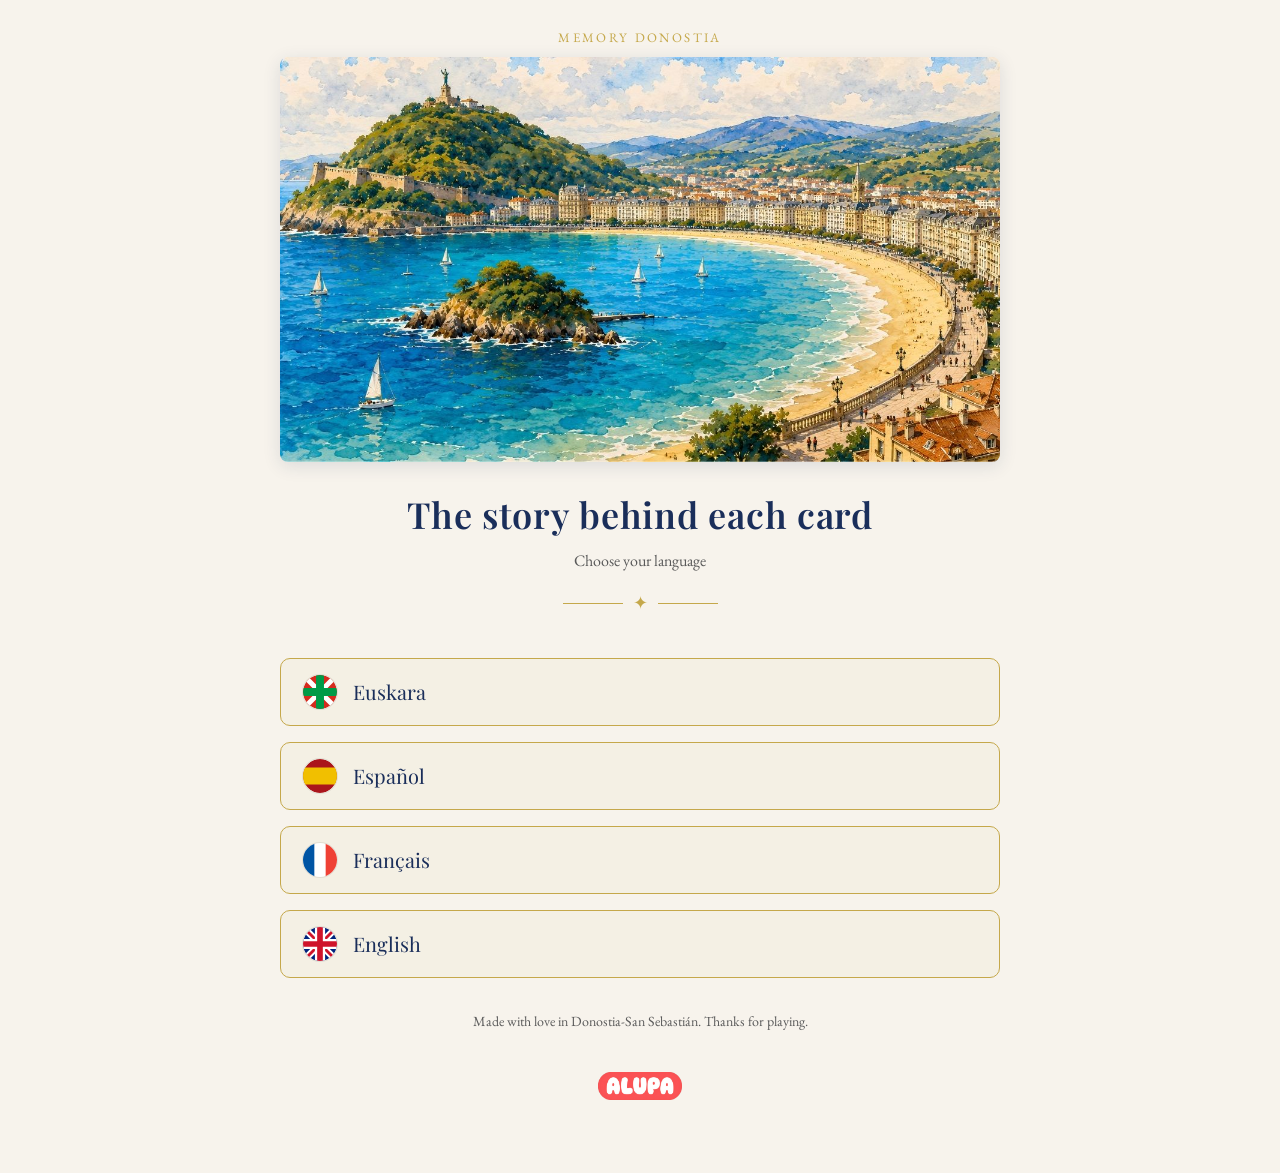
<file: index.html>
<!DOCTYPE html>
<html lang="en">
<head>
<meta charset="UTF-8">
<meta name="viewport" content="width=device-width, initial-scale=1">
<title>Memory Donostia — ALUPA</title>
<link rel="preconnect" href="https://fonts.googleapis.com">
<link href="https://fonts.googleapis.com/css2?family=Playfair+Display:wght@500;600;700&family=EB+Garamond:ital,wght@0,400;0,500;1,400&display=swap" rel="stylesheet">
<link rel="stylesheet" href="assets/css/style.css">
</head>
<body>
<div class="frame">
  <div class="brand">Memory Donostia</div>
  <img class="hero-img" src="assets/img/hero/concha-bay.jpg" alt="La Concha Bay, San Sebastián">
  <h1 class="intro-title">The story behind each card</h1>
  <p class="intro-sub">Choose your language</p>

  <div class="divider">✦</div>

  <nav class="lang-select">
    <a class="lang-btn" href="eu/index.html">
      <img class="flag" src="assets/img/flags/eu.svg" alt="Euskara">
      Euskara
    </a>
    <a class="lang-btn" href="es/index.html">
      <img class="flag" src="assets/img/flags/es.svg" alt="Español">
      Español
    </a>
    <a class="lang-btn" href="fr/index.html">
      <img class="flag" src="assets/img/flags/fr.svg" alt="Français">
      Français
    </a>
    <a class="lang-btn" href="en/index.html">
      <img class="flag" src="assets/img/flags/en.svg" alt="English">
      English
    </a>
  </nav>

  <p style="text-align:center; font-size:14px; color:#5a5a5a; margin:32px 0 0;">Made with love in Donostia-San Sebastián. Thanks for playing.</p>

  <footer><img src="assets/img/brand/logo-alupa.png" alt="ALUPA"></footer>
</div>
</body>
</html>
</file>
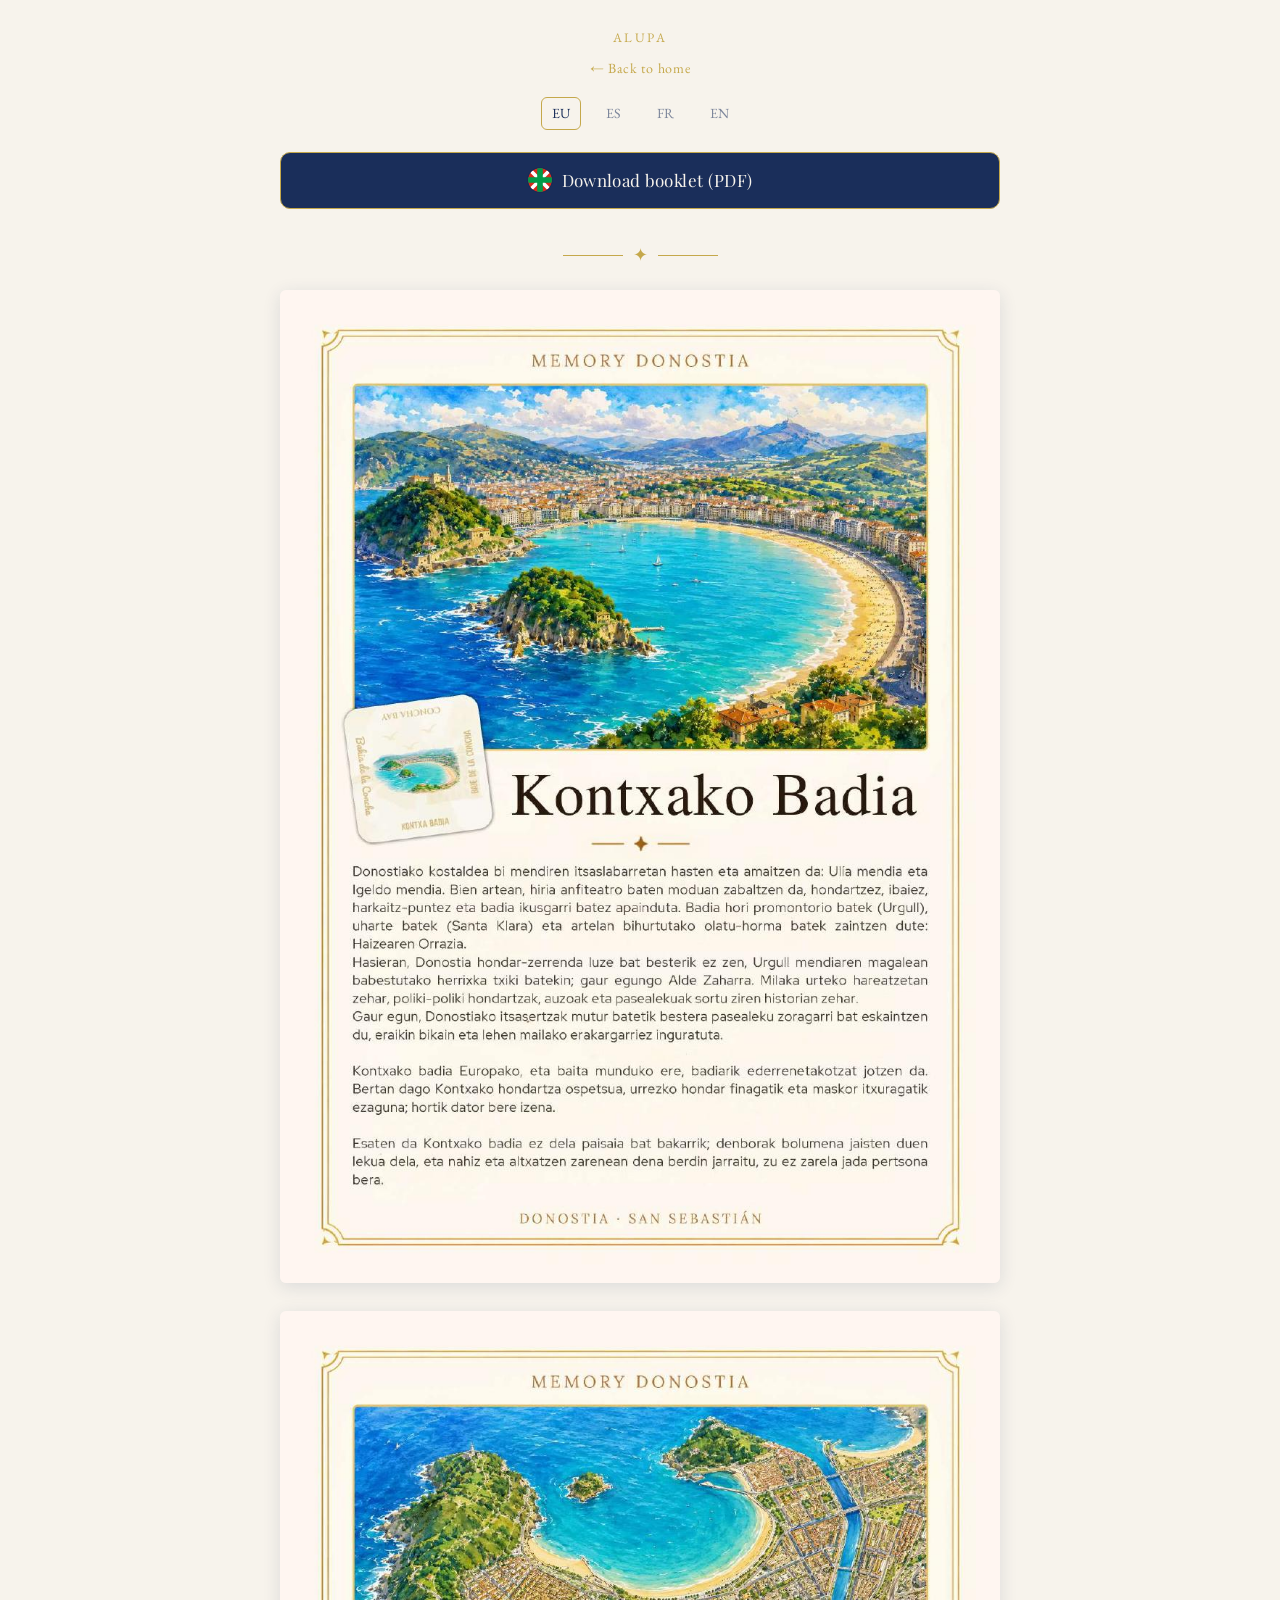
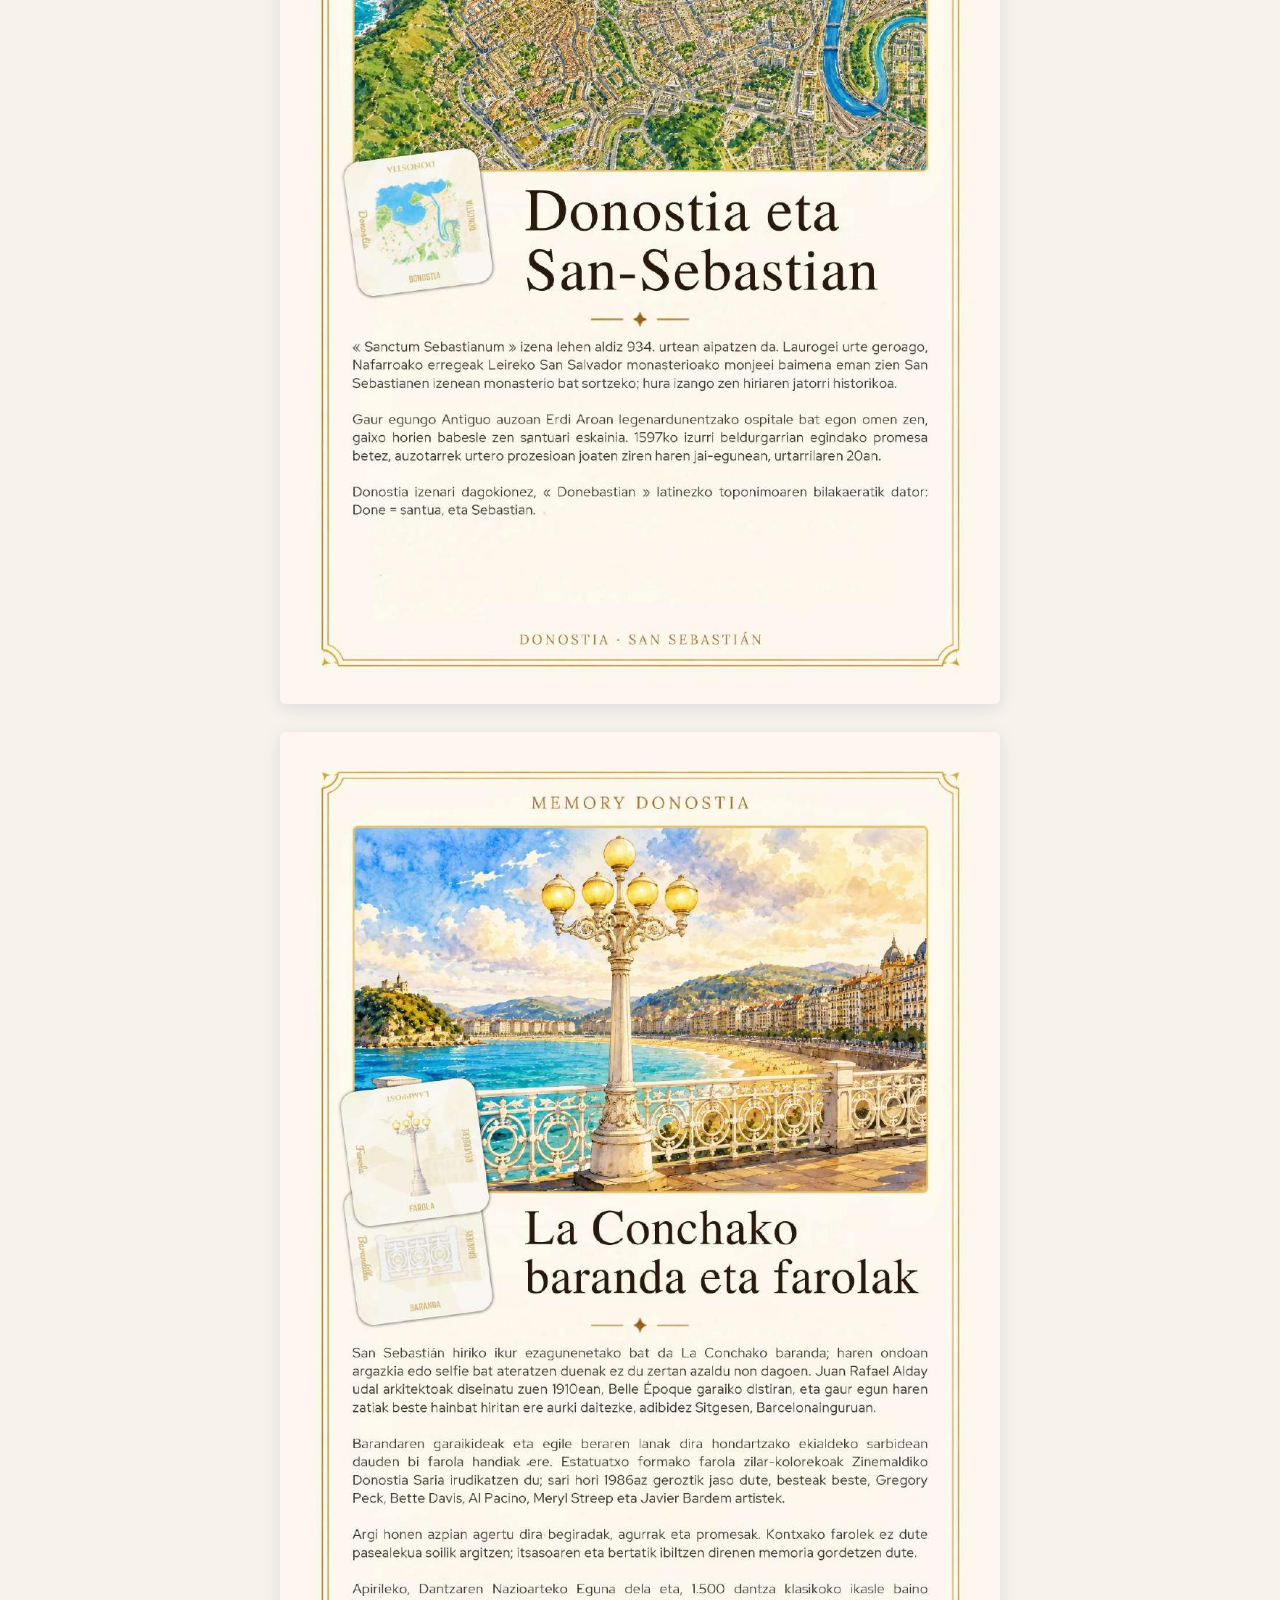
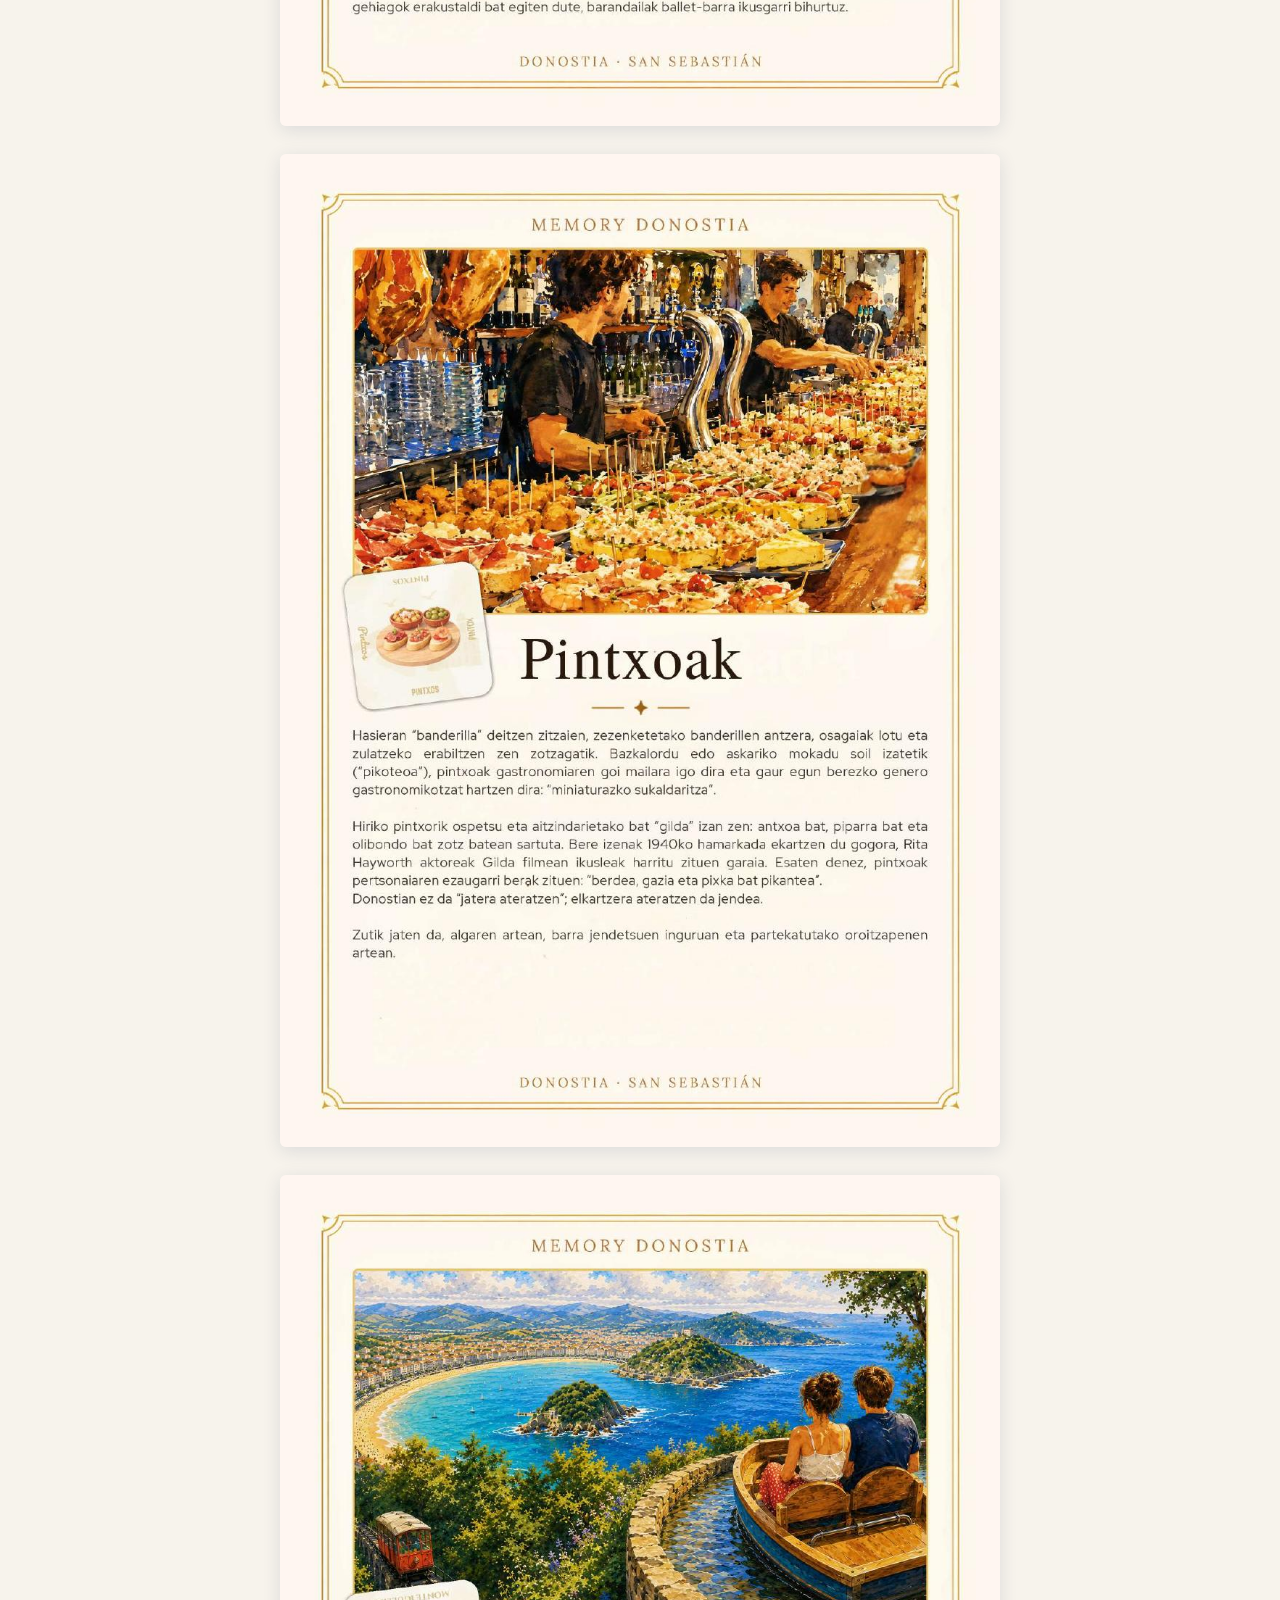
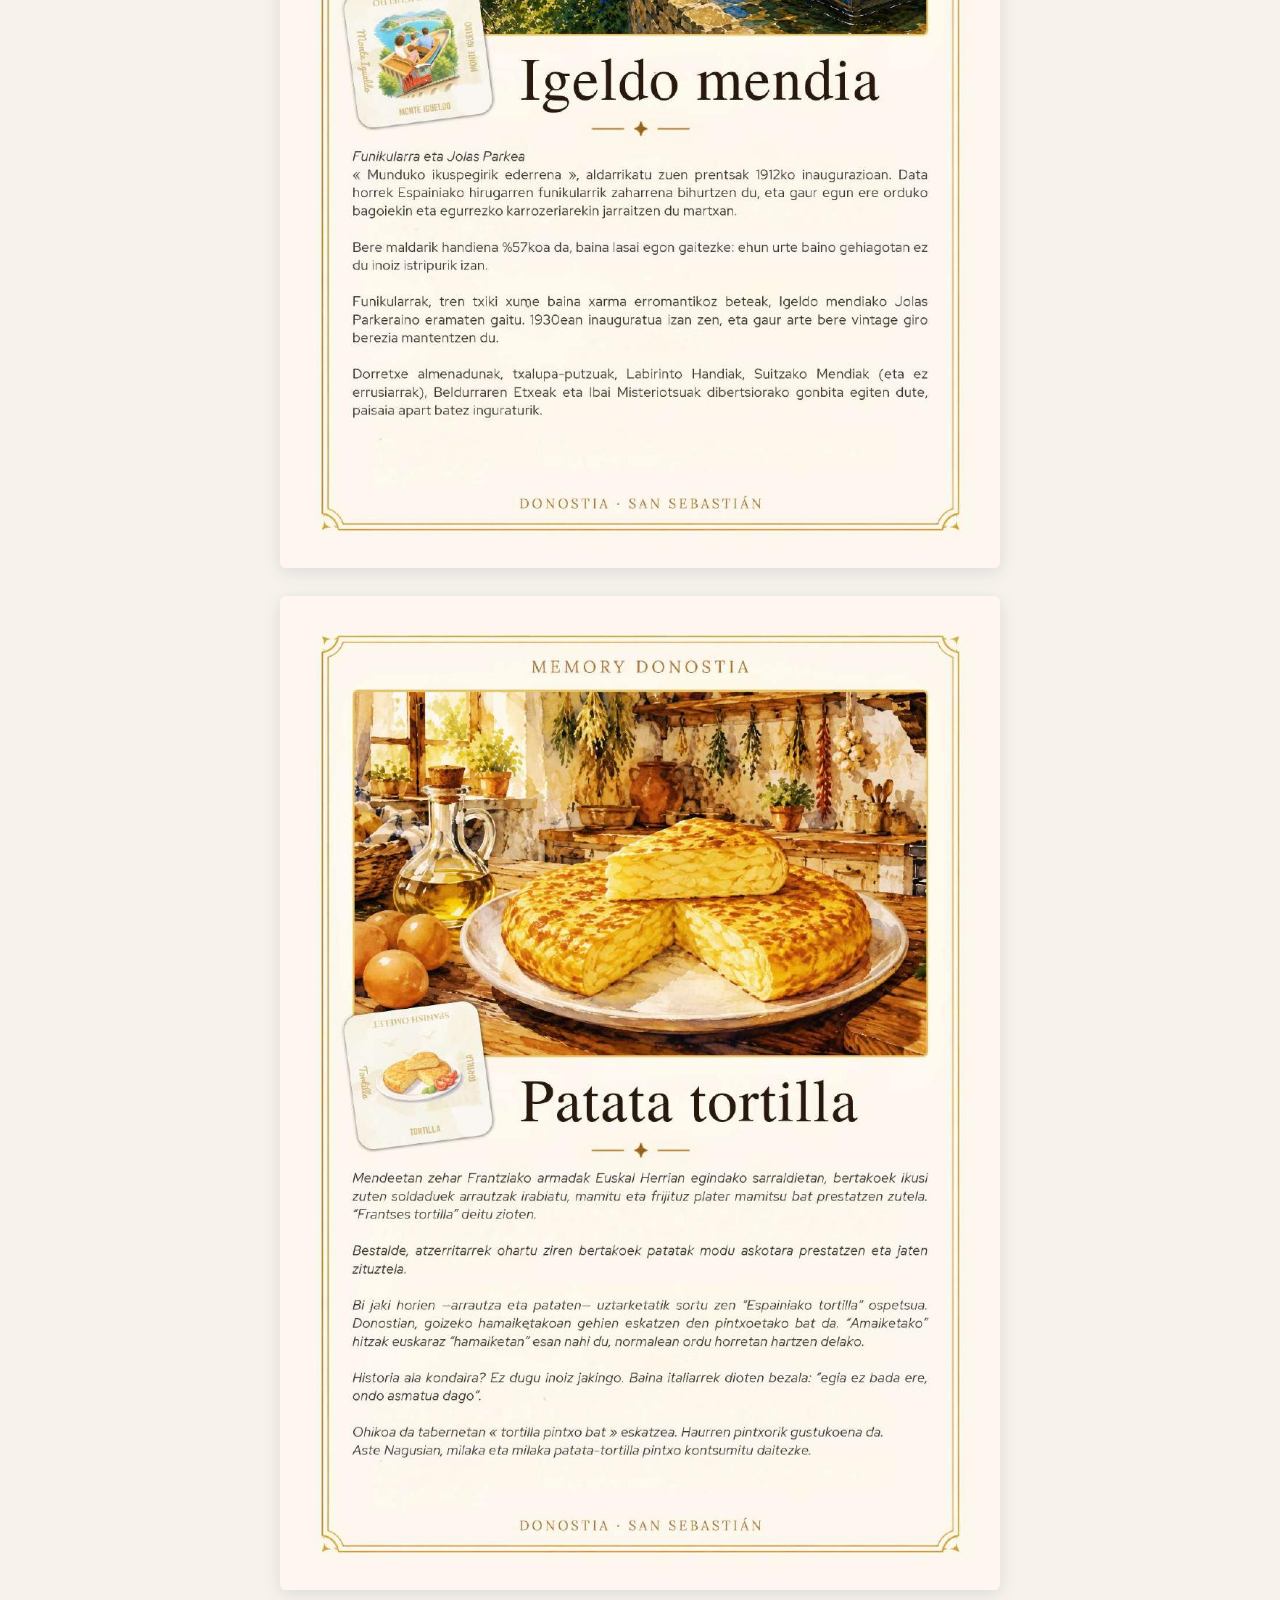
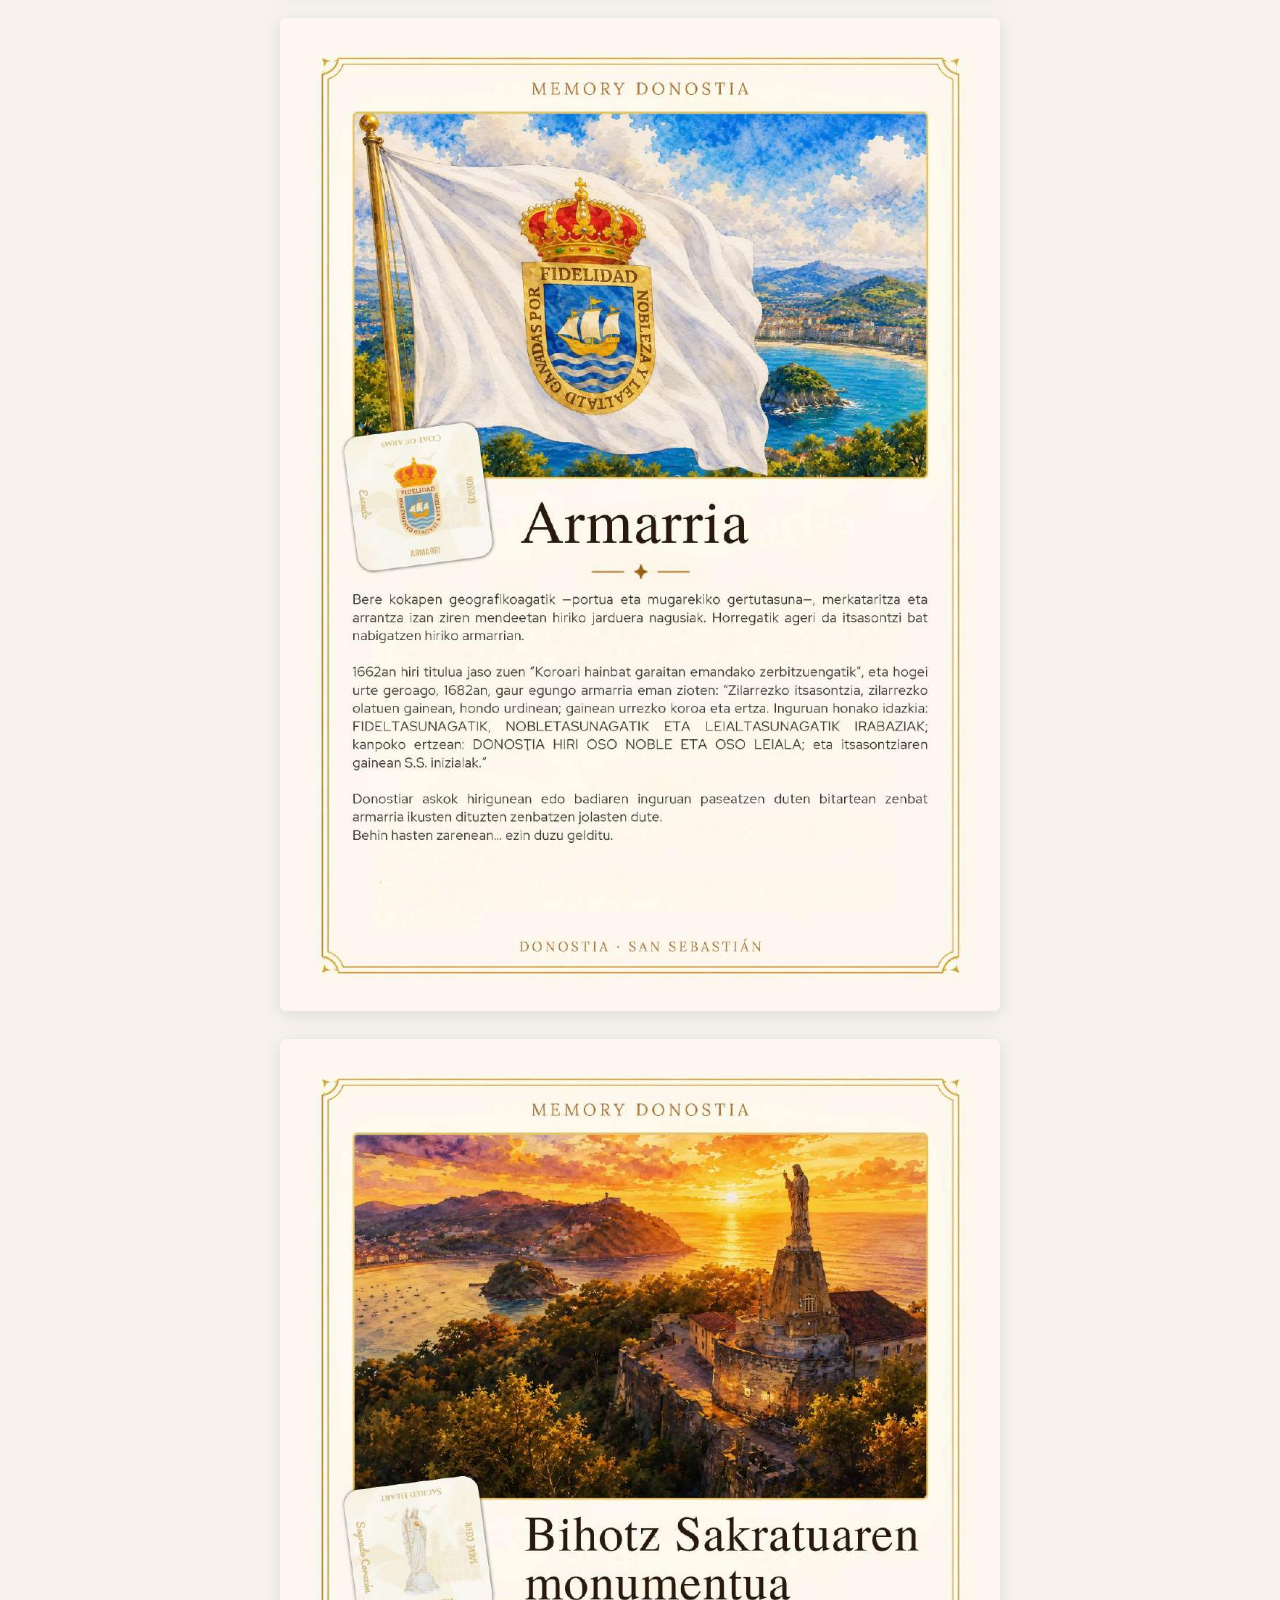
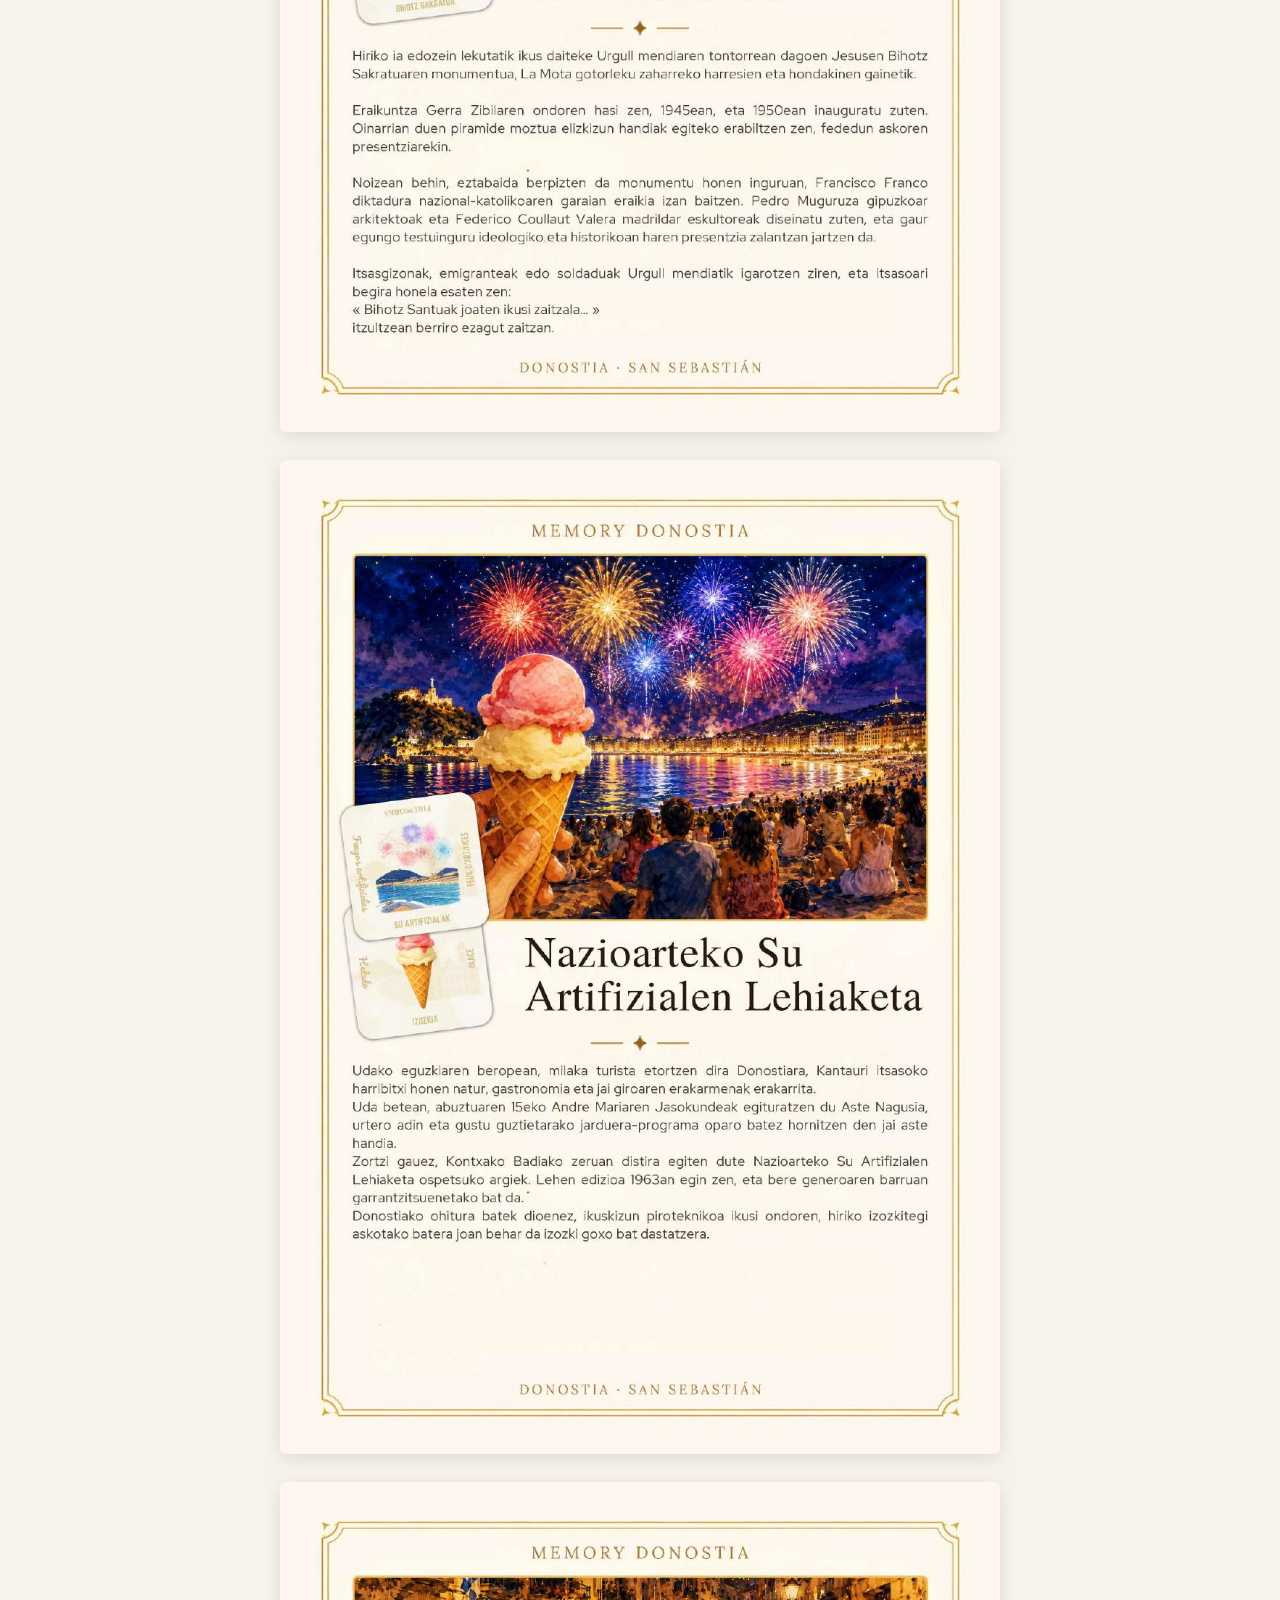
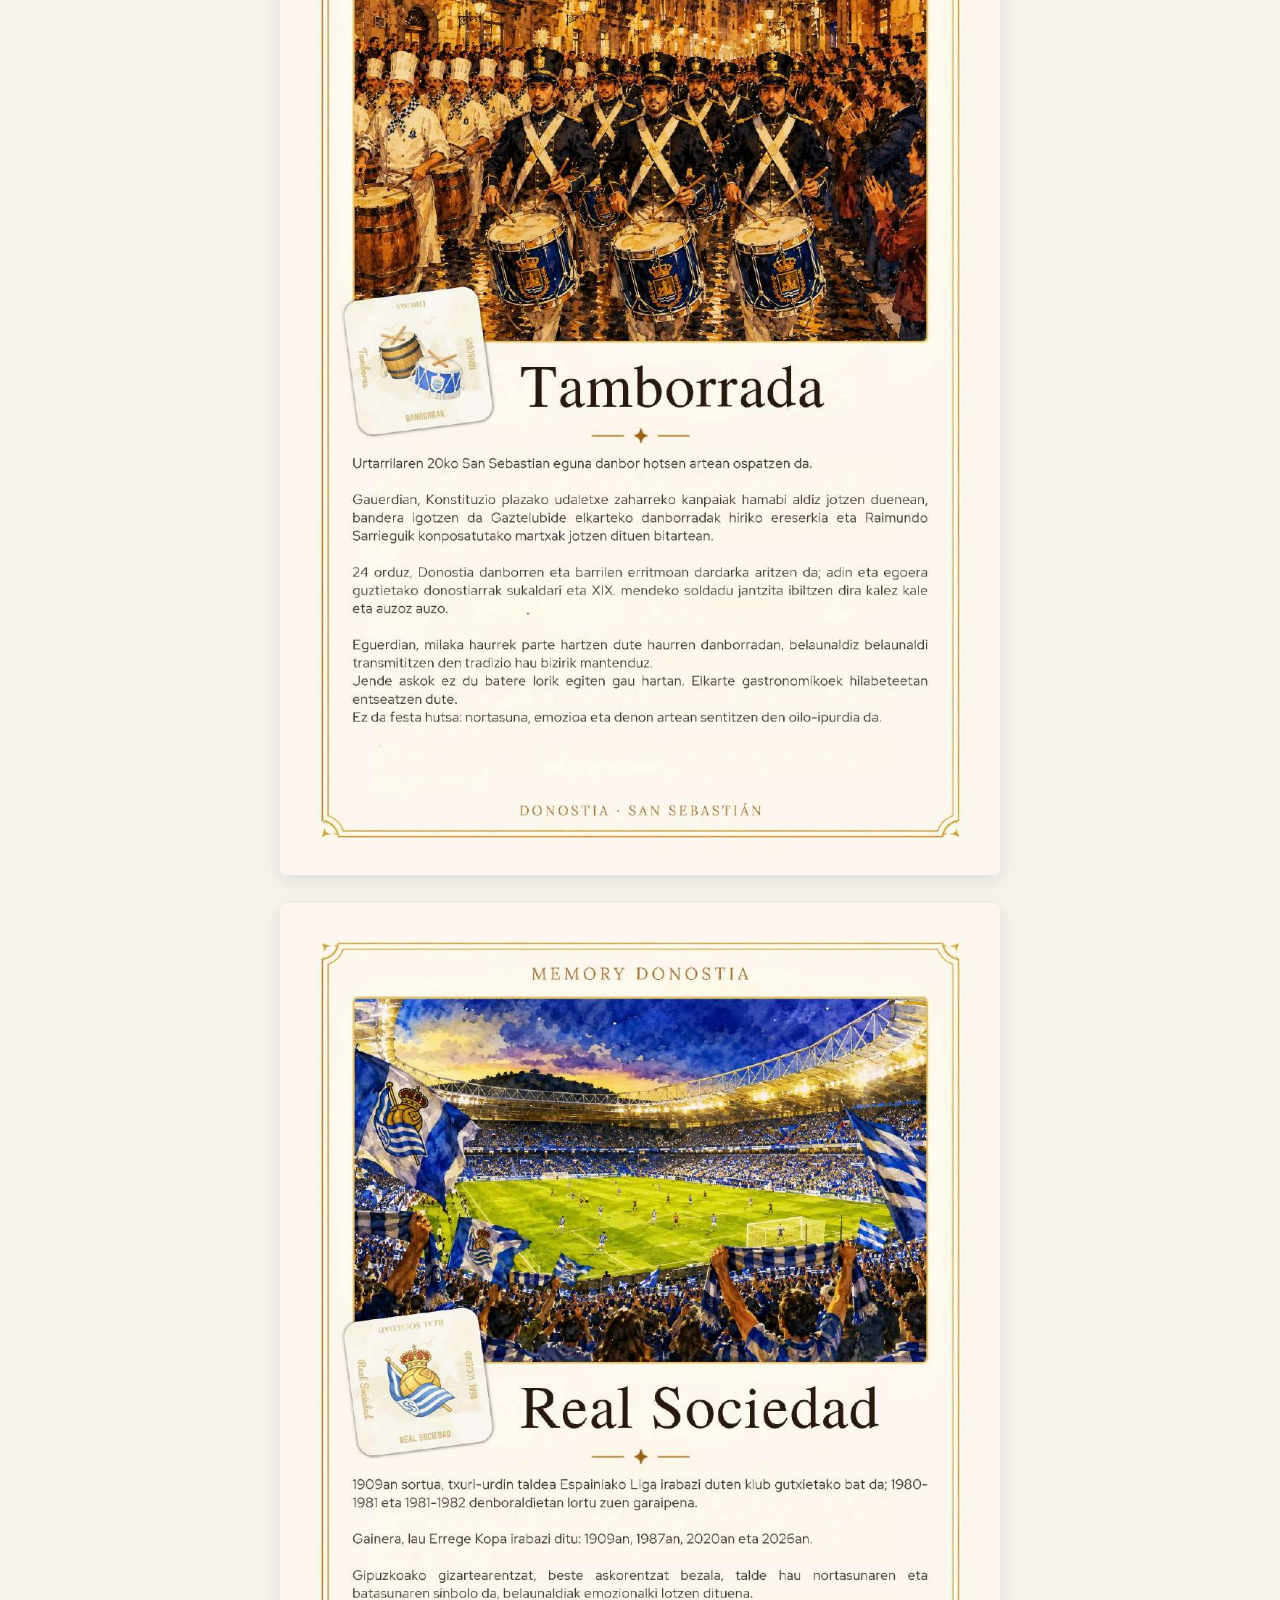
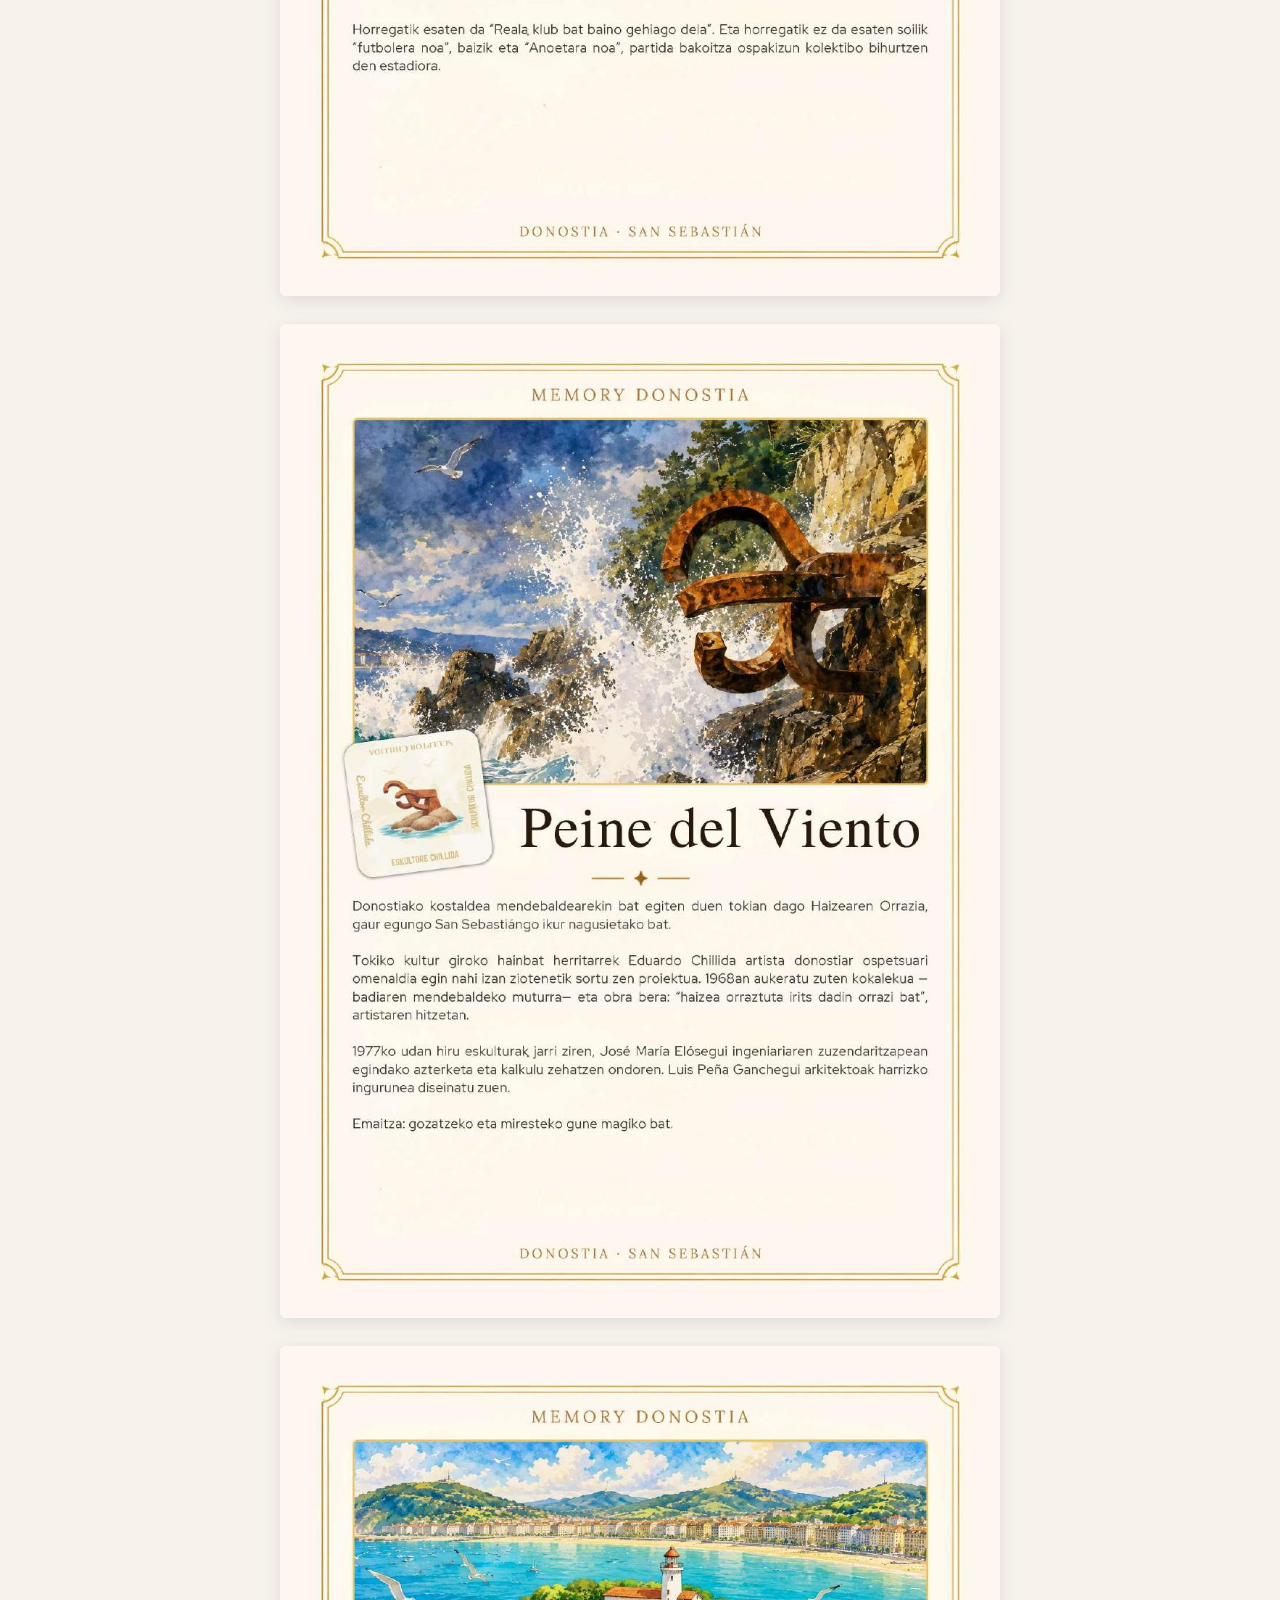
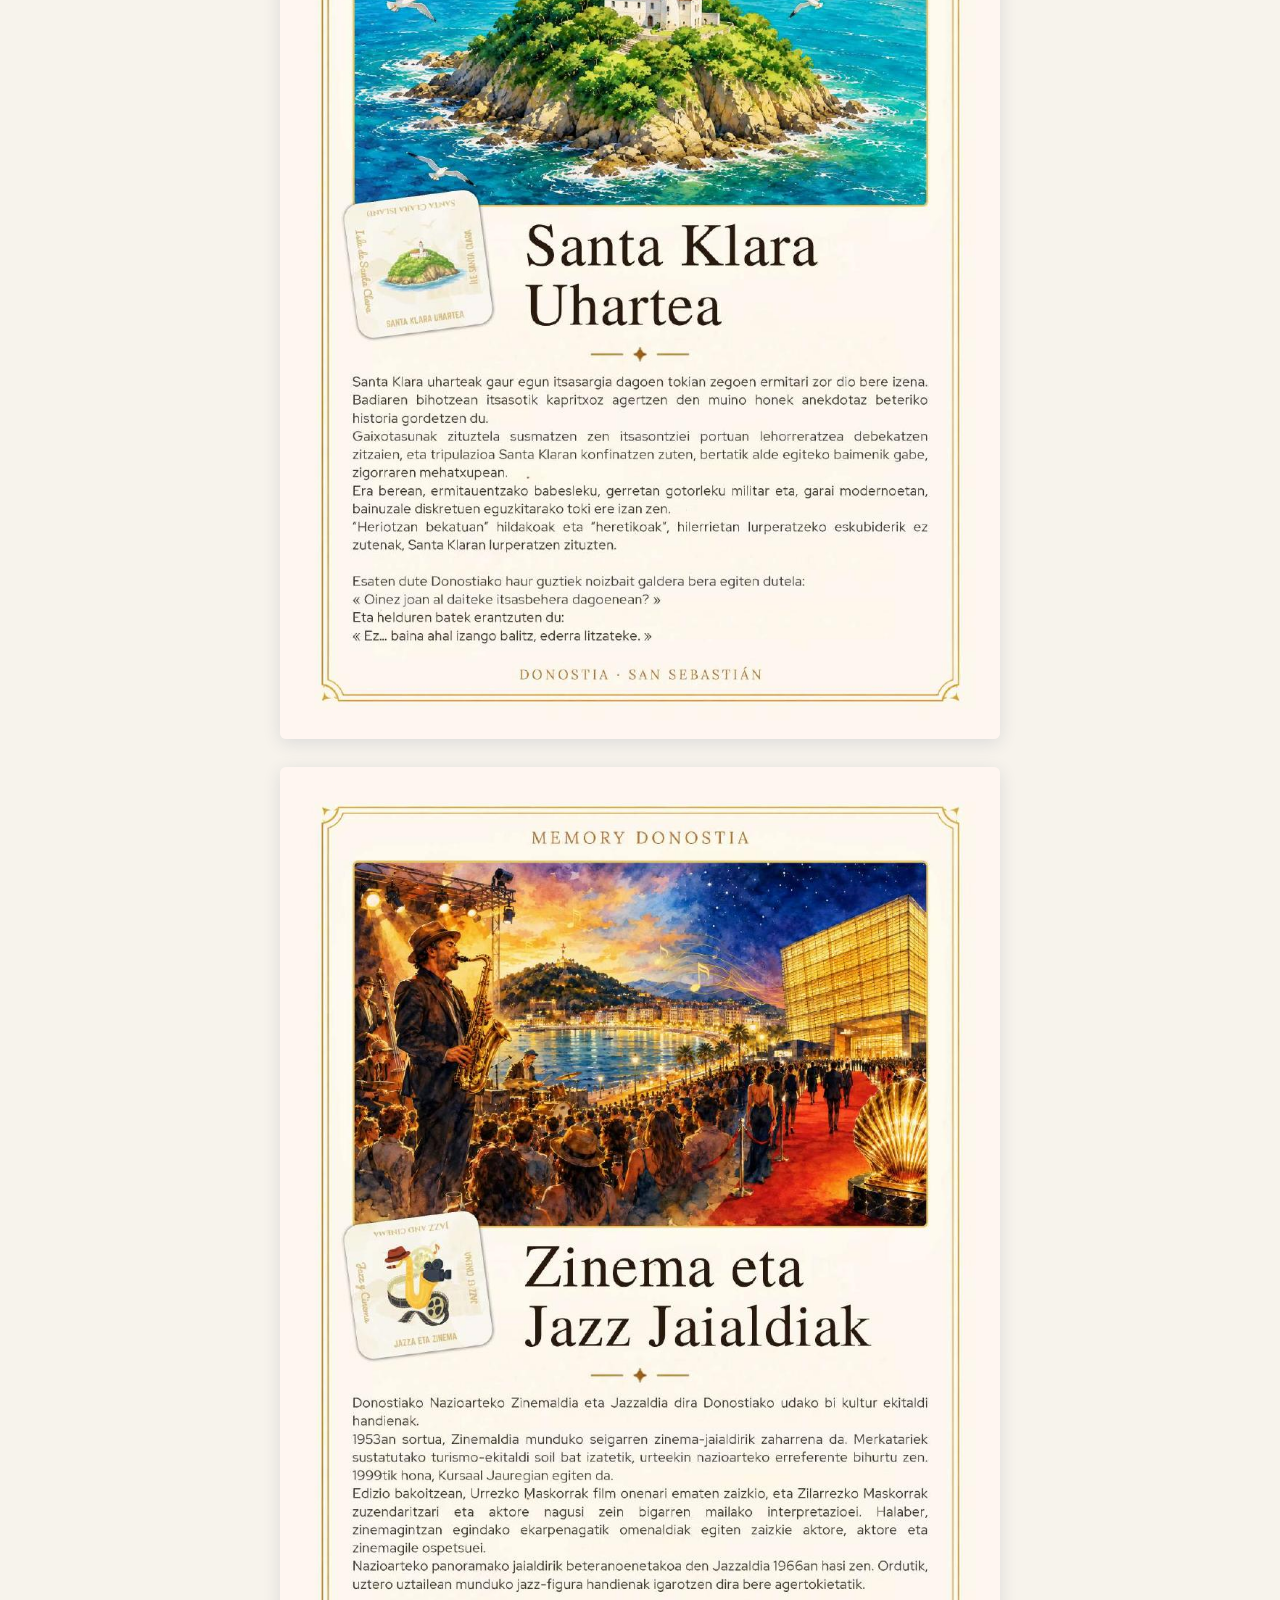
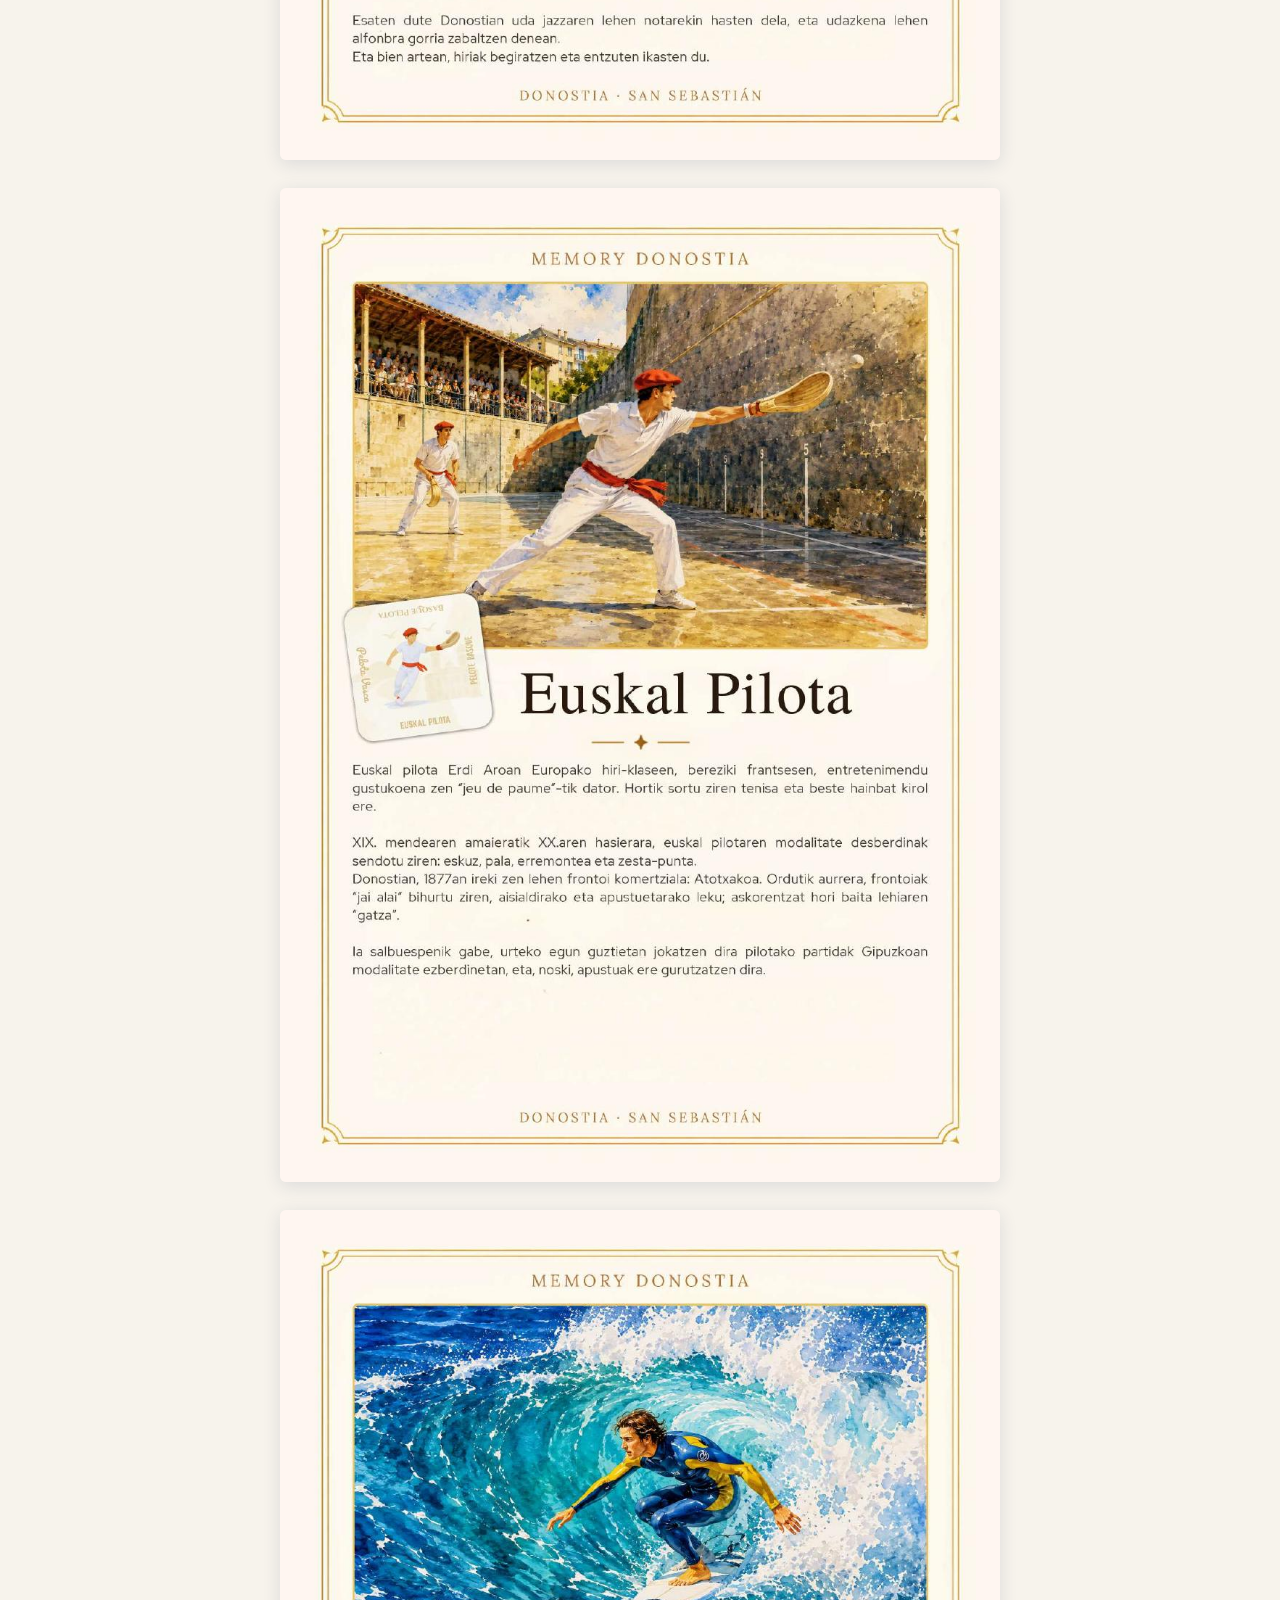
<file: eu/index.html>
<!DOCTYPE html>
<html lang="eu">
<head>
<meta charset="UTF-8">
<meta name="viewport" content="width=device-width, initial-scale=1">
<title>Memory Donostia — Cards</title>
<link rel="preconnect" href="https://fonts.googleapis.com">
<link href="https://fonts.googleapis.com/css2?family=Playfair+Display:wght@500;600;700&family=EB+Garamond:ital,wght@0,400;0,500;1,400&display=swap" rel="stylesheet">
<link rel="stylesheet" href="../assets/css/style.css">
</head>
<body>
<div class="frame">
  <div class="brand">ALUPA</div>
  <a class="back-home" href="../index.html">← Back to home</a>

  <nav class="lang-switch">
    <a href="../eu/index.html" class="active">EU</a>
    <a href="../es/index.html">ES</a>
    <a href="../fr/index.html">FR</a>
    <a href="../en/index.html">EN</a>
  </nav>

  <a class="download-btn" href="../assets/pdf/eu.pdf" download>
    <img class="flag" src="../assets/img/flags/eu.svg" alt="EU">
    Download booklet (PDF)
  </a>

  <div class="divider">✦</div>

  <main class="cards-stack">
    <img src="../assets/img/eu/fiche-02.jpg" alt="Card 2" loading="lazy">
    <img src="../assets/img/eu/fiche-03.jpg" alt="Card 3" loading="lazy">
    <img src="../assets/img/eu/fiche-04.jpg" alt="Card 4" loading="lazy">
    <img src="../assets/img/eu/fiche-05.jpg" alt="Card 5" loading="lazy">
    <img src="../assets/img/eu/fiche-06.jpg" alt="Card 6" loading="lazy">
    <img src="../assets/img/eu/fiche-07.jpg" alt="Card 7" loading="lazy">
    <img src="../assets/img/eu/fiche-08.jpg" alt="Card 8" loading="lazy">
    <img src="../assets/img/eu/fiche-09.jpg" alt="Card 9" loading="lazy">
    <img src="../assets/img/eu/fiche-10.jpg" alt="Card 10" loading="lazy">
    <img src="../assets/img/eu/fiche-11.jpg" alt="Card 11" loading="lazy">
    <img src="../assets/img/eu/fiche-12.jpg" alt="Card 12" loading="lazy">
    <img src="../assets/img/eu/fiche-13.jpg" alt="Card 13" loading="lazy">
    <img src="../assets/img/eu/fiche-14.jpg" alt="Card 14" loading="lazy">
    <img src="../assets/img/eu/fiche-15.jpg" alt="Card 15" loading="lazy">
    <img src="../assets/img/eu/fiche-16.jpg" alt="Card 16" loading="lazy">
    <img src="../assets/img/eu/fiche-17.jpg" alt="Card 17" loading="lazy">
  </main>

  <footer><img src="../assets/img/brand/logo-alupa.png" alt="ALUPA"></footer>
</div>
</body>
</html>
</file>
<file: assets/css/style.css>
:root{
  --cream:#F7F3EC;
  --navy:#1A2E5A;
  --gold:#C5A84B;
  --gold-light:#dcc88a;
}

*{box-sizing:border-box;}
html,body{margin:0;padding:0;}
body{
  background:var(--cream);
  color:var(--navy);
  font-family:'EB Garamond', Georgia, 'Times New Roman', serif;
  font-size:18px;
  line-height:1.6;
}

h1,h2,h3{
  font-family:'Playfair Display', Georgia, serif;
  font-weight:600;
  letter-spacing:0.02em;
}

a{color:var(--navy); text-decoration:none;}

.frame{
  max-width:760px;
  margin:0 auto;
  padding:28px 20px 64px;
  position:relative;
}

.hero-img{
  width:100%;
  display:block;
  border-radius:8px;
  margin-bottom:20px;
  box-shadow:0 4px 18px rgba(26,46,90,0.12);
}

.brand{
  text-align:center;
  text-transform:uppercase;
  letter-spacing:0.18em;
  font-size:13px;
  color:var(--gold);
  margin-bottom:8px;
}

.divider{
  display:flex;
  align-items:center;
  justify-content:center;
  gap:10px;
  margin:10px 0 20px;
  color:var(--gold);
}
.divider::before,.divider::after{
  content:"";
  height:1px;
  width:60px;
  background:var(--gold);
}

/* ---- Page d'accueil : sélecteur de langue ---- */
.lang-select{
  display:flex;
  flex-direction:column;
  gap:16px;
  margin-top:40px;
}
.lang-btn{
  display:flex;
  align-items:center;
  gap:16px;
  border:1px solid var(--gold);
  border-radius:10px;
  padding:16px 22px;
  background:rgba(197,168,75,0.05);
  font-size:20px;
  font-family:'Playfair Display', serif;
  transition:background .2s ease, transform .15s ease;
}
.lang-btn:hover{
  background:rgba(197,168,75,0.14);
  transform:translateY(-1px);
}
.flag{
  width:34px;
  height:34px;
  border-radius:50%;
  object-fit:cover;
  box-shadow:0 0 0 1px rgba(0,0,0,.08);
  flex-shrink:0;
}
.intro-title{
  text-align:center;
  margin-bottom:4px;
  text-wrap:balance;
}
.intro-sub{
  text-align:center;
  color:#5a5a5a;
  font-size:16px;
  margin-top:0;
}

/* ---- Page fiches ---- */
.lang-switch{
  display:flex;
  justify-content:center;
  gap:14px;
  margin-bottom:22px;
  font-size:14px;
}
.lang-switch a{
  padding:4px 10px;
  border:1px solid transparent;
  border-radius:6px;
  color:var(--navy);
  opacity:.55;
}
.lang-switch a.active{
  border-color:var(--gold);
  opacity:1;
}

.back-home{
  display:block;
  text-align:center;
  margin-bottom:18px;
  font-size:14px;
  color:var(--gold);
  letter-spacing:.05em;
}

.download-btn{
  display:flex;
  align-items:center;
  justify-content:center;
  gap:10px;
  border:1px solid var(--gold);
  border-radius:10px;
  padding:14px 20px;
  margin:0 0 32px;
  background:var(--navy);
  color:var(--cream);
  font-family:'Playfair Display', serif;
  font-size:17px;
  letter-spacing:.02em;
}
.download-btn:hover{ background:#243d72; }
.download-btn .flag{ width:24px; height:24px; }

.cards-stack img{
  width:100%;
  display:block;
  margin-bottom:28px;
  border-radius:6px;
  box-shadow:0 4px 18px rgba(26,46,90,0.12);
}

.coming-soon{
  text-align:center;
  margin-top:80px;
  color:#6a6a6a;
  font-family:'Playfair Display', serif;
  font-size:22px;
}

footer{
  text-align:center;
  margin-top:40px;
}
footer img{
  height:28px;
  width:auto;
}

@media (max-width:480px){
  body{font-size:16px;}
  .intro-title{font-size:22px;}
}
</file>
